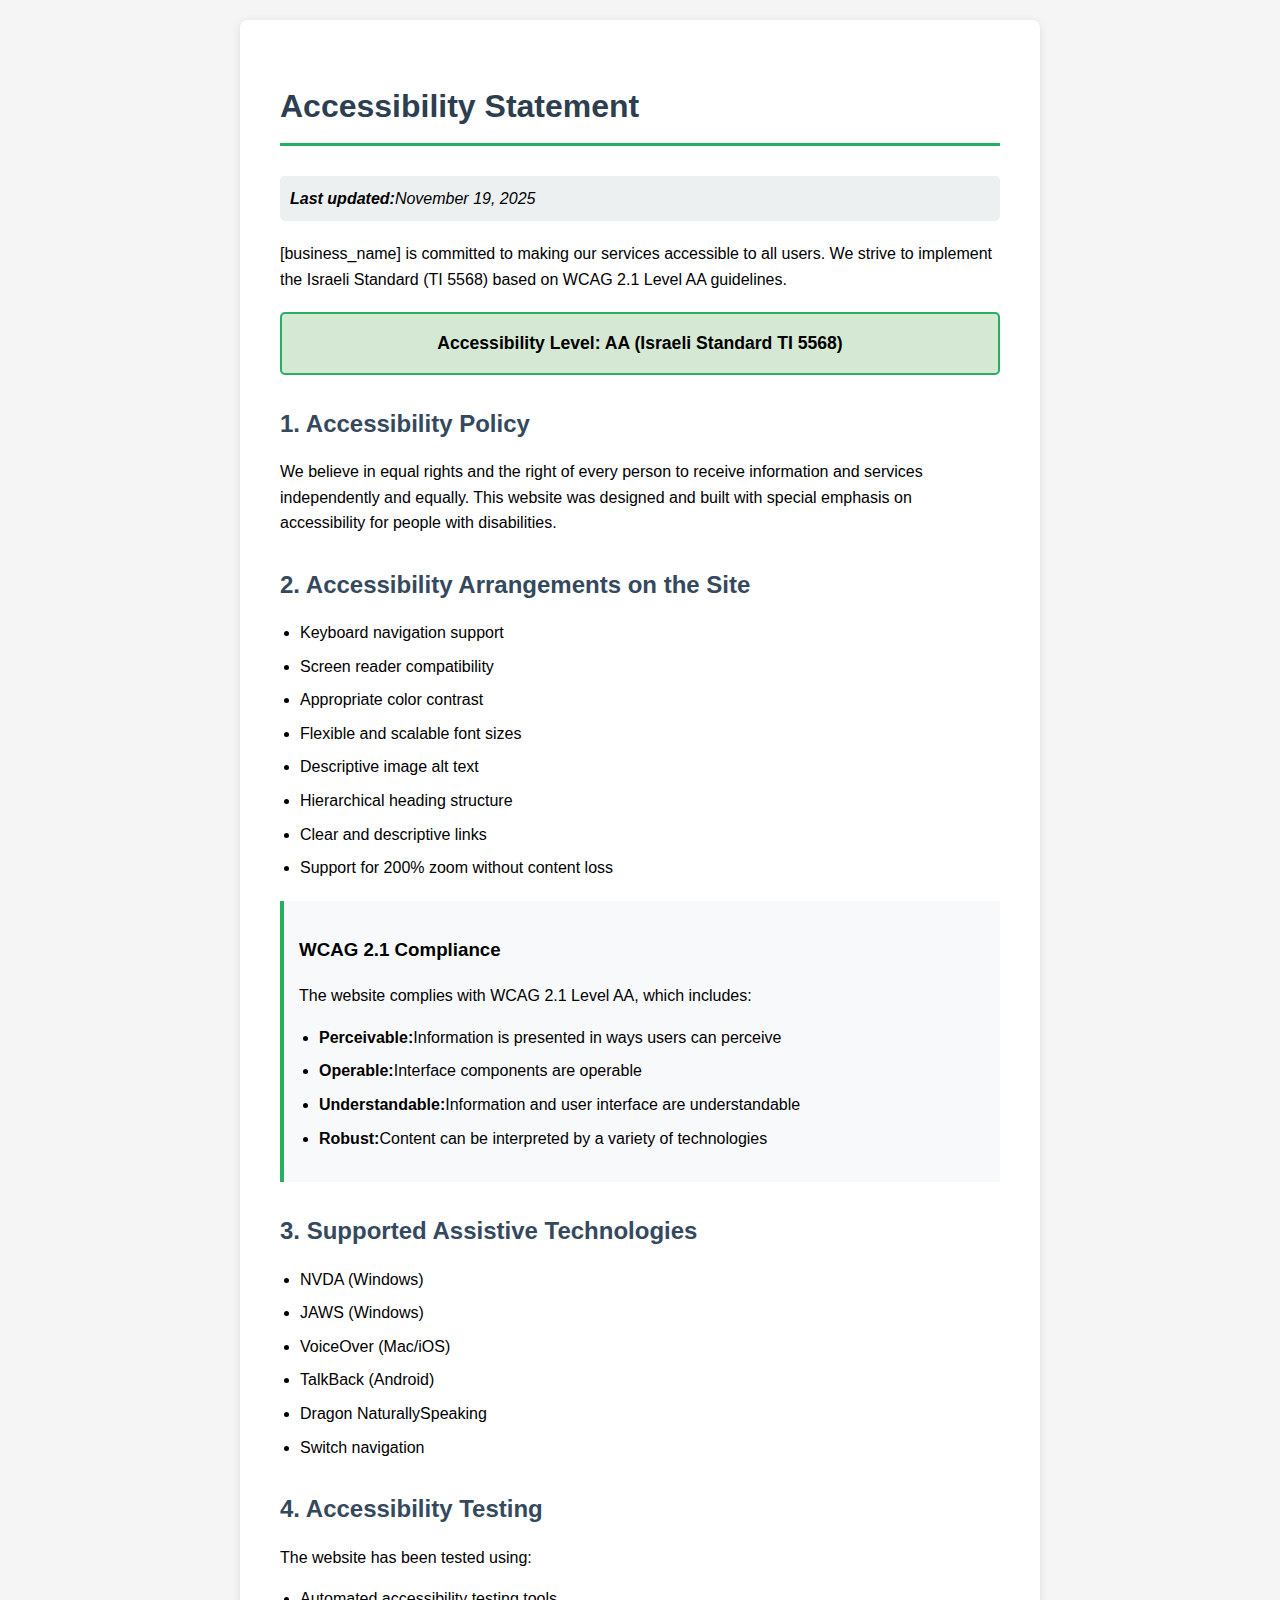
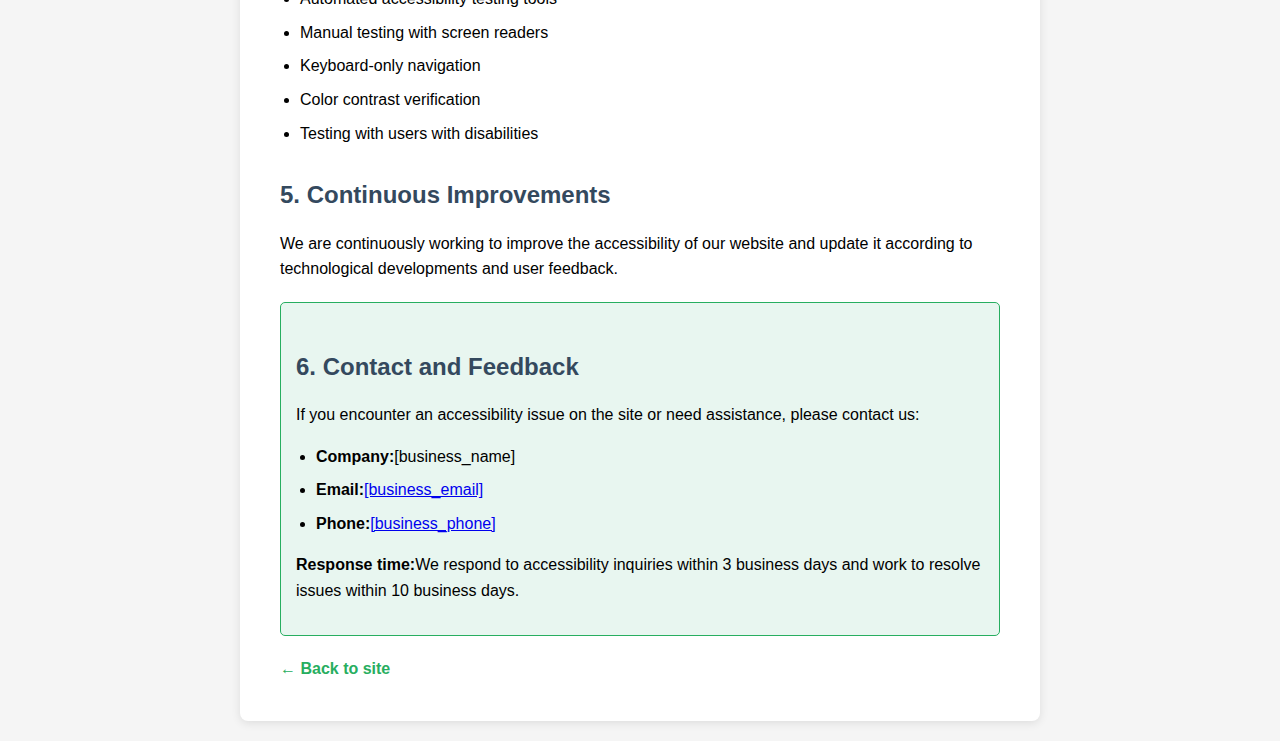
<file: public/accessibility.html>
<!doctype html><html dir="ltr" lang="en"><head><meta charset="UTF-8"><meta content="width=device-width,initial-scale=1" name="viewport"><title>Accessibility Statement - [business_name]</title><style>body{font-family:'Segoe UI',Tahoma,Geneva,Verdana,sans-serif;line-height:1.6;max-width:800px;margin:0 auto;padding:20px;background-color:#f5f5f5}.container{background:#fff;padding:40px;border-radius:8px;box-shadow:0 2px 10px rgba(0,0,0,.1)}h1{color:#2c3e50;border-bottom:3px solid #27ae60;padding-bottom:10px;margin-bottom:30px}h2{color:#34495e;margin-top:30px;margin-bottom:15px}.last-updated{background:#ecf0f1;padding:10px;border-radius:5px;margin-bottom:20px;font-style:italic}.contact-info{background:#e8f6f0;border:1px solid #27ae60;padding:15px;border-radius:5px;margin-top:20px}.compliance-level{background:#d5e8d4;border:2px solid #27ae60;padding:15px;border-radius:5px;margin:20px 0;text-align:center;font-weight:700;font-size:1.1em}ul{padding-left:20px}li{margin-bottom:8px}.back-link{display:inline-block;margin-top:20px;color:#27ae60;text-decoration:none;font-weight:700}.back-link:hover{text-decoration:underline}.wcag-info{background:#f8f9fa;border-left:4px solid #27ae60;padding:15px;margin:20px 0}</style></head><body><div class="container"><h1>Accessibility Statement</h1><div class="last-updated"><strong>Last updated:</strong>November 19, 2025</div><p>[business_name] is committed to making our services accessible to all users. We strive to implement the Israeli Standard (TI 5568) based on WCAG 2.1 Level AA guidelines.</p><div class="compliance-level">Accessibility Level: AA (Israeli Standard TI 5568)</div><h2>1. Accessibility Policy</h2><p>We believe in equal rights and the right of every person to receive information and services independently and equally. This website was designed and built with special emphasis on accessibility for people with disabilities.</p><h2>2. Accessibility Arrangements on the Site</h2><ul><li>Keyboard navigation support</li><li>Screen reader compatibility</li><li>Appropriate color contrast</li><li>Flexible and scalable font sizes</li><li>Descriptive image alt text</li><li>Hierarchical heading structure</li><li>Clear and descriptive links</li><li>Support for 200% zoom without content loss</li></ul><div class="wcag-info"><h3>WCAG 2.1 Compliance</h3><p>The website complies with WCAG 2.1 Level AA, which includes:</p><ul><li><strong>Perceivable:</strong>Information is presented in ways users can perceive</li><li><strong>Operable:</strong>Interface components are operable</li><li><strong>Understandable:</strong>Information and user interface are understandable</li><li><strong>Robust:</strong>Content can be interpreted by a variety of technologies</li></ul></div><h2>3. Supported Assistive Technologies</h2><ul><li>NVDA (Windows)</li><li>JAWS (Windows)</li><li>VoiceOver (Mac/iOS)</li><li>TalkBack (Android)</li><li>Dragon NaturallySpeaking</li><li>Switch navigation</li></ul><h2>4. Accessibility Testing</h2><p>The website has been tested using:</p><ul><li>Automated accessibility testing tools</li><li>Manual testing with screen readers</li><li>Keyboard-only navigation</li><li>Color contrast verification</li><li>Testing with users with disabilities</li></ul><h2>5. Continuous Improvements</h2><p>We are continuously working to improve the accessibility of our website and update it according to technological developments and user feedback.</p><div class="contact-info"><h2>6. Contact and Feedback</h2><p>If you encounter an accessibility issue on the site or need assistance, please contact us:</p><ul><li><strong>Company:</strong>[business_name]</li><li><strong>Email:</strong><a href="mailto:[business_email]">[business_email]</a></li><li><strong>Phone:</strong><a href="tel:[business_phone]">[business_phone]</a></li></ul><p><strong>Response time:</strong>We respond to accessibility inquiries within 3 business days and work to resolve issues within 10 business days.</p></div><a href="/" class="back-link">← Back to site</a></div></body></html>
</file>
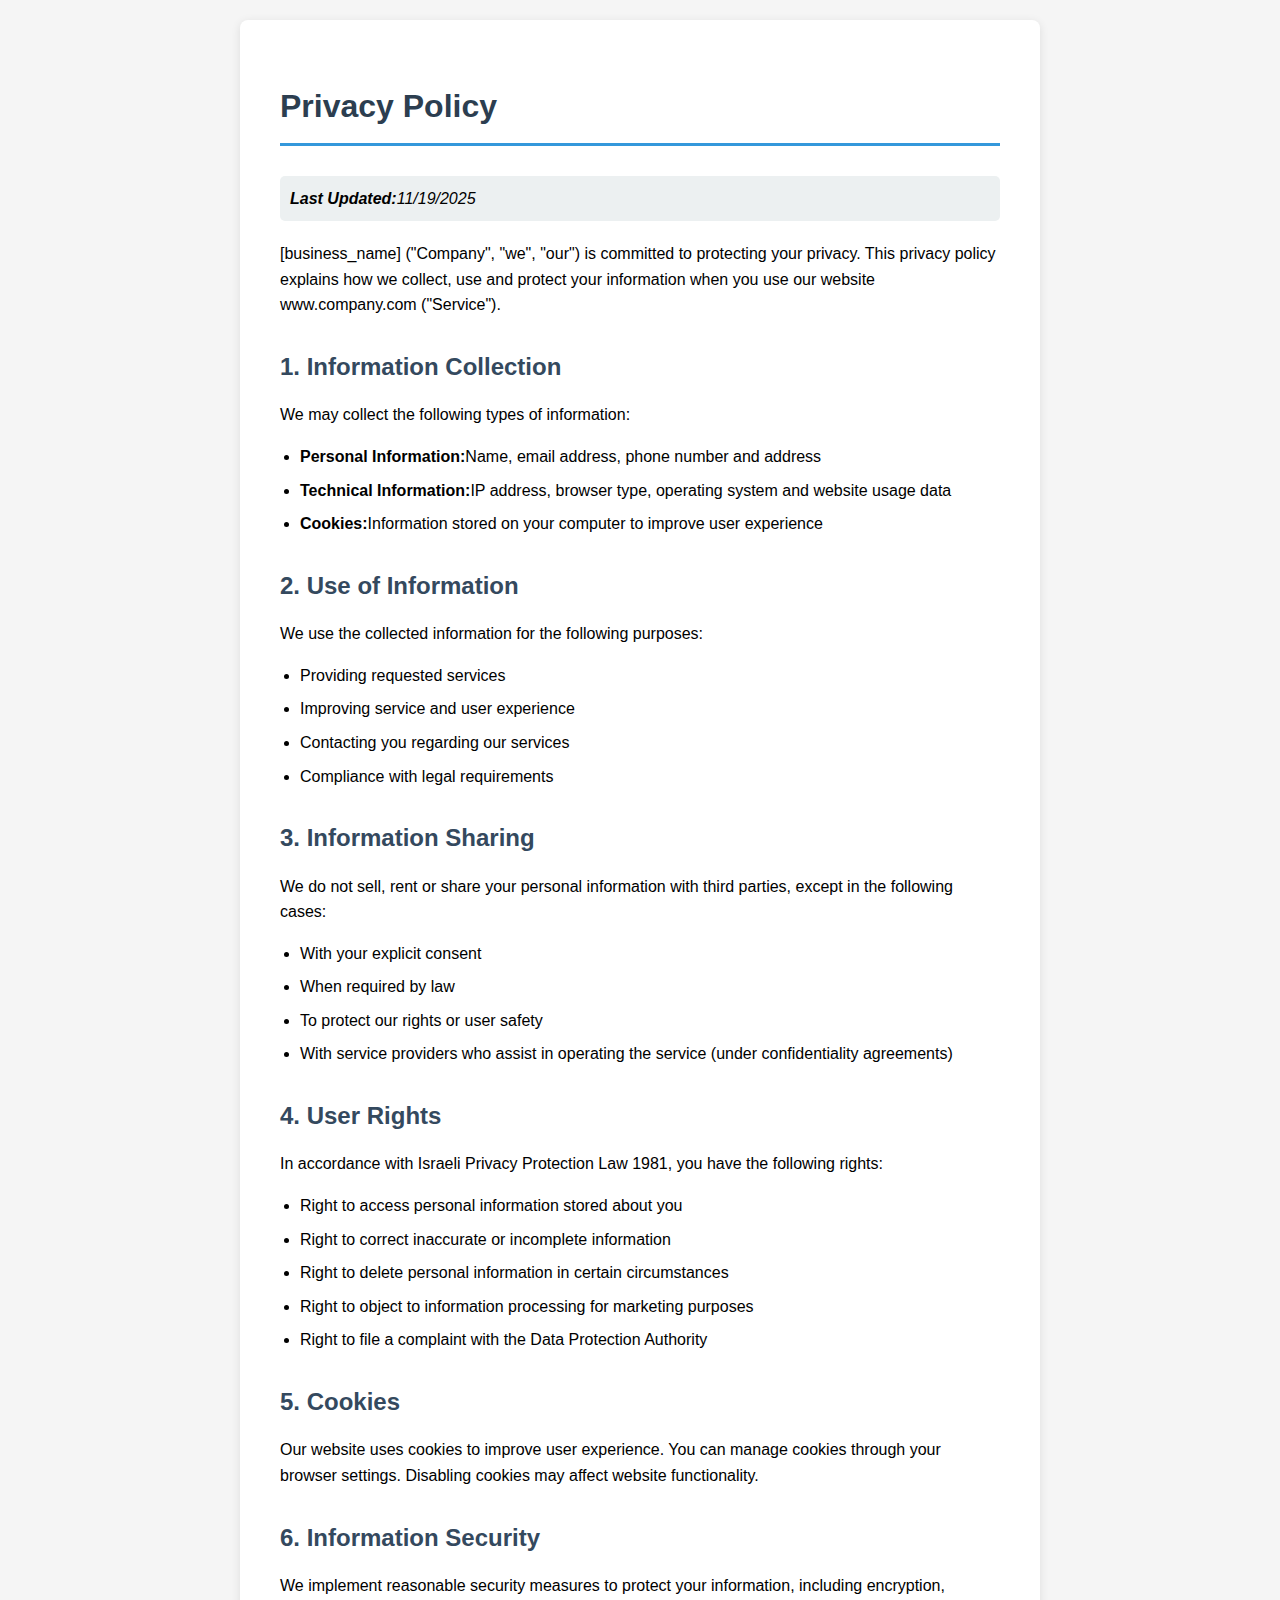
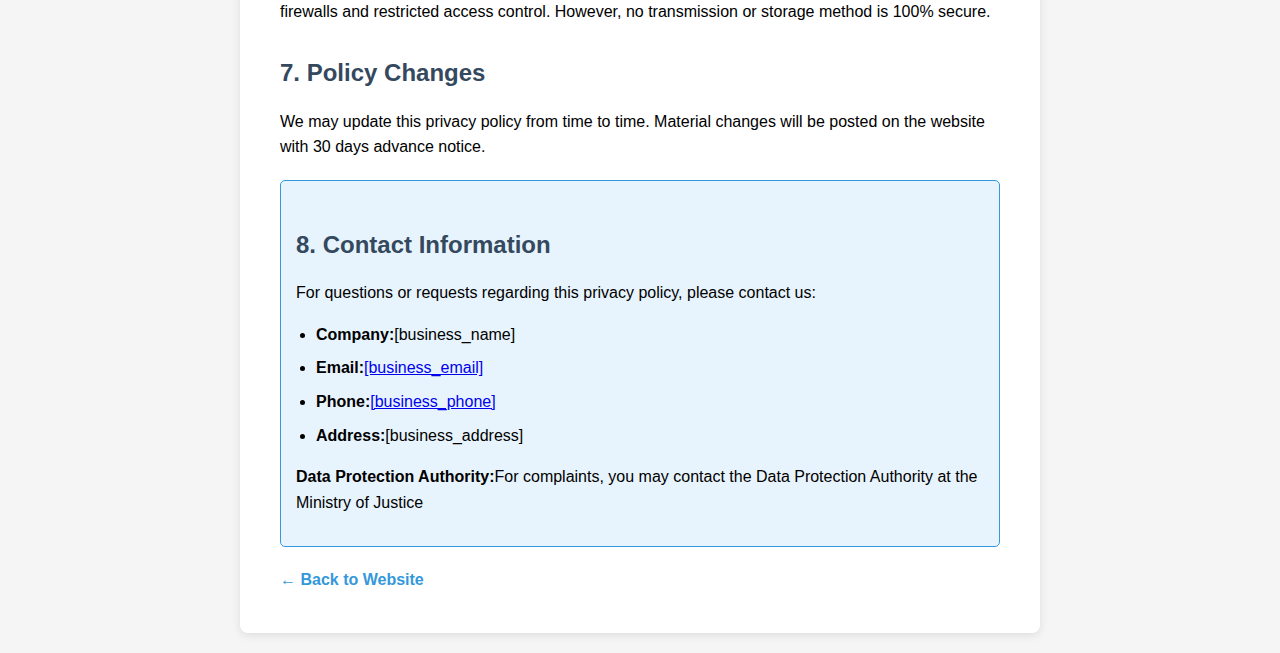
<file: public/privacy.html>
<!doctype html><html lang="en"><head><meta charset="UTF-8"><meta content="width=device-width,initial-scale=1" name="viewport"><title>Privacy Policy - [business_name]</title><style>body{font-family:'Segoe UI',Tahoma,Geneva,Verdana,sans-serif;line-height:1.6;max-width:800px;margin:0 auto;padding:20px;background-color:#f5f5f5}.container{background:#fff;padding:40px;border-radius:8px;box-shadow:0 2px 10px rgba(0,0,0,.1)}h1{color:#2c3e50;border-bottom:3px solid #3498db;padding-bottom:10px;margin-bottom:30px}h2{color:#34495e;margin-top:30px;margin-bottom:15px}.last-updated{background:#ecf0f1;padding:10px;border-radius:5px;margin-bottom:20px;font-style:italic}.contact-info{background:#e8f4fd;border:1px solid #3498db;padding:15px;border-radius:5px;margin-top:20px}ul{padding-left:20px}li{margin-bottom:8px}.back-link{display:inline-block;margin-top:20px;color:#3498db;text-decoration:none;font-weight:700}.back-link:hover{text-decoration:underline}</style></head><body><div class="container"><h1>Privacy Policy</h1><div class="last-updated"><strong>Last Updated:</strong>11/19/2025</div><p>[business_name] ("Company", "we", "our") is committed to protecting your privacy. This privacy policy explains how we collect, use and protect your information when you use our website www.company.com ("Service").</p><h2>1. Information Collection</h2><p>We may collect the following types of information:</p><ul><li><strong>Personal Information:</strong>Name, email address, phone number and address</li><li><strong>Technical Information:</strong>IP address, browser type, operating system and website usage data</li><li><strong>Cookies:</strong>Information stored on your computer to improve user experience</li></ul><h2>2. Use of Information</h2><p>We use the collected information for the following purposes:</p><ul><li>Providing requested services</li><li>Improving service and user experience</li><li>Contacting you regarding our services</li><li>Compliance with legal requirements</li></ul><h2>3. Information Sharing</h2><p>We do not sell, rent or share your personal information with third parties, except in the following cases:</p><ul><li>With your explicit consent</li><li>When required by law</li><li>To protect our rights or user safety</li><li>With service providers who assist in operating the service (under confidentiality agreements)</li></ul><h2>4. User Rights</h2><p>In accordance with Israeli Privacy Protection Law 1981, you have the following rights:</p><ul><li>Right to access personal information stored about you</li><li>Right to correct inaccurate or incomplete information</li><li>Right to delete personal information in certain circumstances</li><li>Right to object to information processing for marketing purposes</li><li>Right to file a complaint with the Data Protection Authority</li></ul><h2>5. Cookies</h2><p>Our website uses cookies to improve user experience. You can manage cookies through your browser settings. Disabling cookies may affect website functionality.</p><h2>6. Information Security</h2><p>We implement reasonable security measures to protect your information, including encryption, firewalls and restricted access control. However, no transmission or storage method is 100% secure.</p><h2>7. Policy Changes</h2><p>We may update this privacy policy from time to time. Material changes will be posted on the website with 30 days advance notice.</p><div class="contact-info"><h2>8. Contact Information</h2><p>For questions or requests regarding this privacy policy, please contact us:</p><ul><li><strong>Company:</strong>[business_name]</li><li><strong>Email:</strong><a href="mailto:[business_email]">[business_email]</a></li><li><strong>Phone:</strong><a href="tel:[business_phone]">[business_phone]</a></li><li><strong>Address:</strong>[business_address]</li></ul><p><strong>Data Protection Authority:</strong>For complaints, you may contact the Data Protection Authority at the Ministry of Justice</p></div><a href="/" class="back-link">← Back to Website</a></div></body></html>
</file>
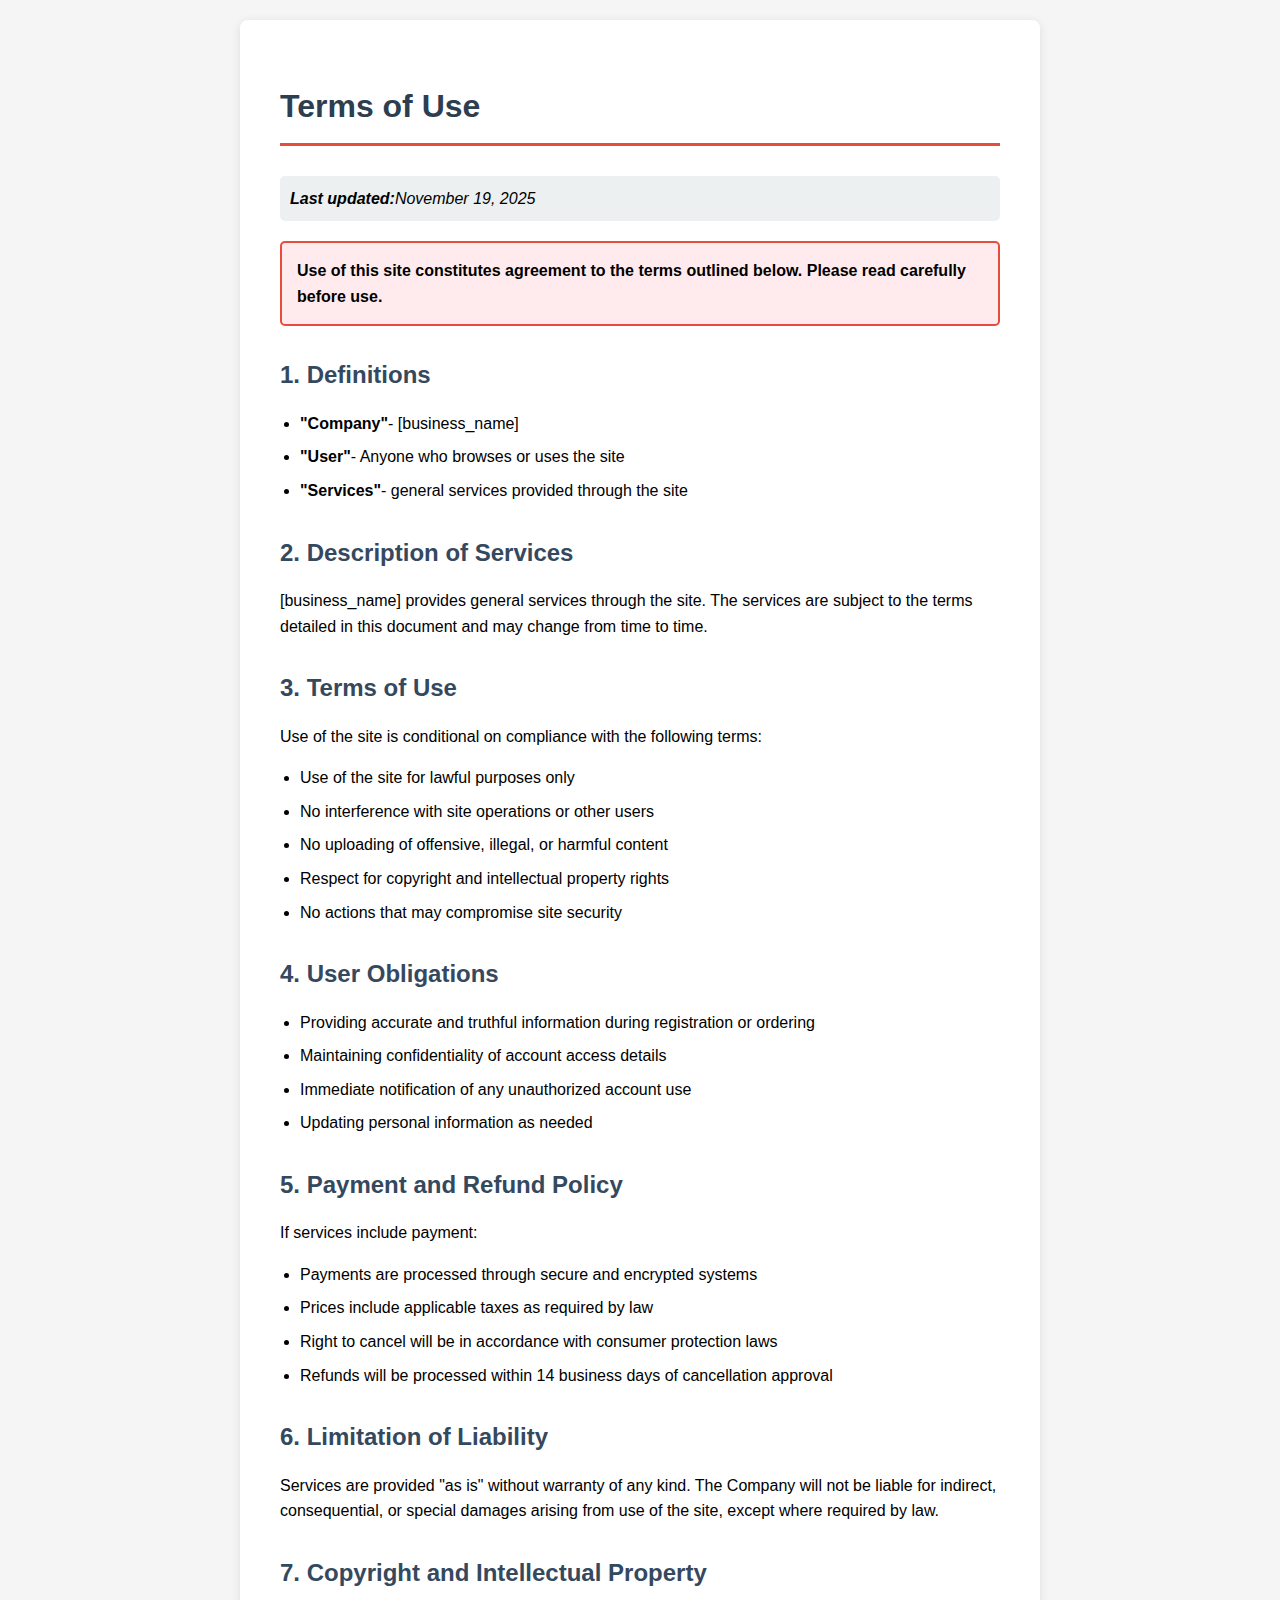
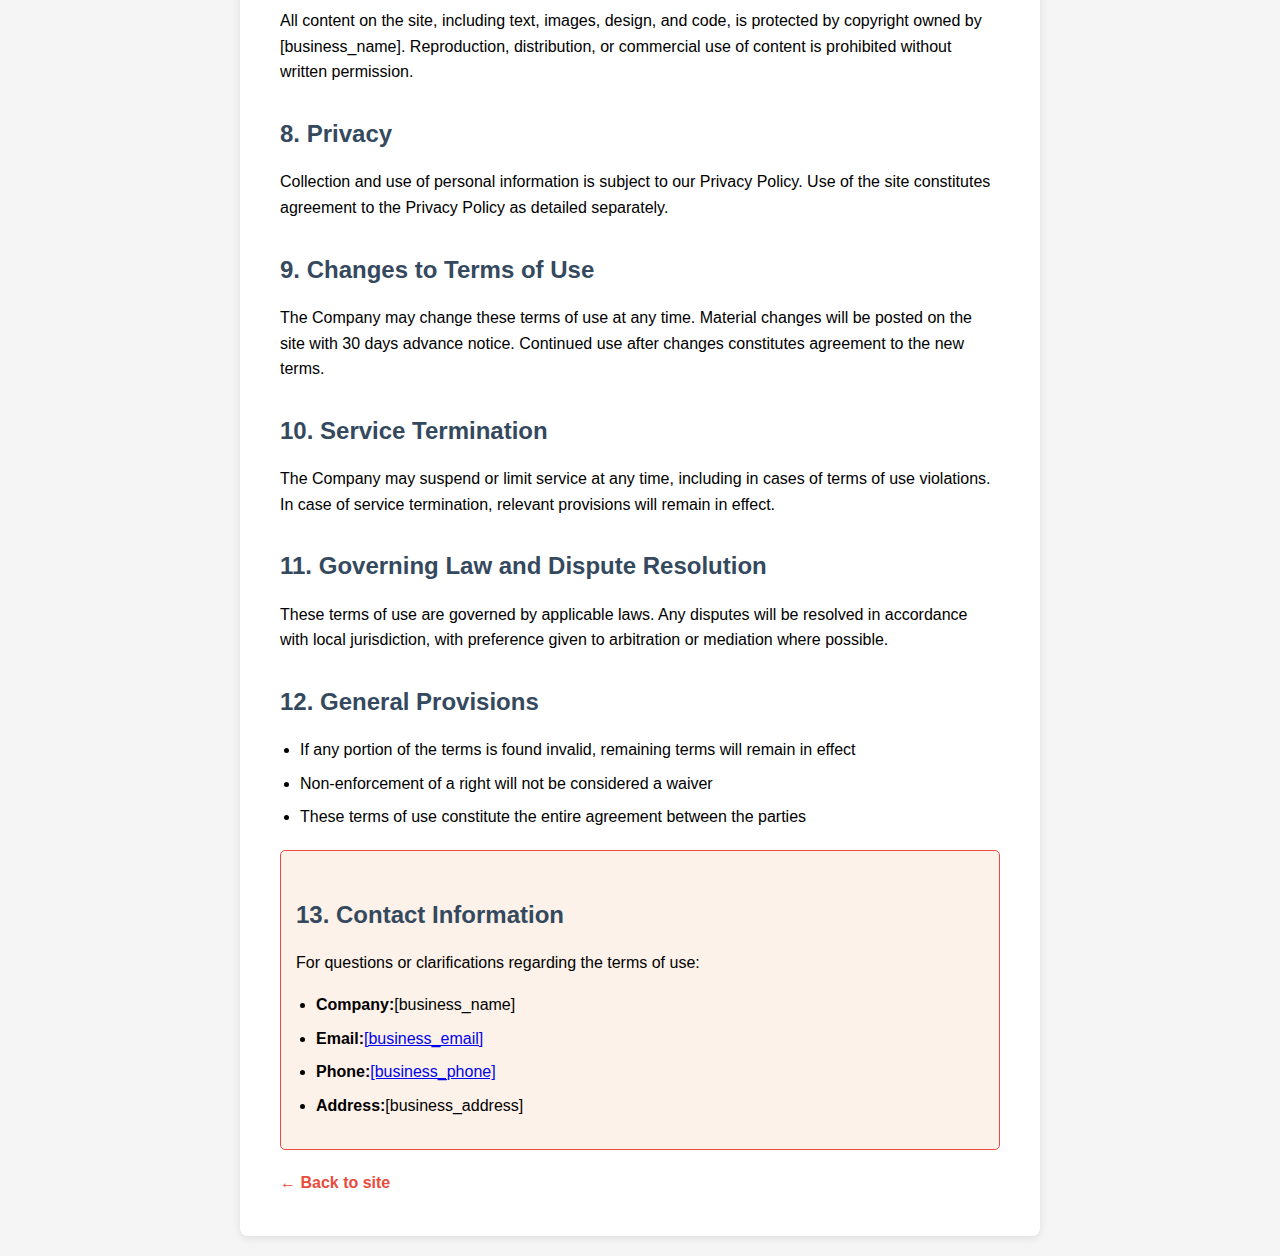
<file: public/terms.html>
<!doctype html><html dir="ltr" lang="en"><head><meta charset="UTF-8"><meta content="width=device-width,initial-scale=1" name="viewport"><title>Terms of Use - [business_name]</title><style>body{font-family:'Segoe UI',Tahoma,Geneva,Verdana,sans-serif;line-height:1.6;max-width:800px;margin:0 auto;padding:20px;background-color:#f5f5f5}.container{background:#fff;padding:40px;border-radius:8px;box-shadow:0 2px 10px rgba(0,0,0,.1)}h1{color:#2c3e50;border-bottom:3px solid #e74c3c;padding-bottom:10px;margin-bottom:30px}h2{color:#34495e;margin-top:30px;margin-bottom:15px}.last-updated{background:#ecf0f1;padding:10px;border-radius:5px;margin-bottom:20px;font-style:italic}.contact-info{background:#fdf2e9;border:1px solid #e74c3c;padding:15px;border-radius:5px;margin-top:20px}.important-notice{background:#ffebee;border:2px solid #e74c3c;padding:15px;border-radius:5px;margin:20px 0;font-weight:700}ul{padding-left:20px}li{margin-bottom:8px}.back-link{display:inline-block;margin-top:20px;color:#e74c3c;text-decoration:none;font-weight:700}.back-link:hover{text-decoration:underline}</style></head><body><div class="container"><h1>Terms of Use</h1><div class="last-updated"><strong>Last updated:</strong>November 19, 2025</div><div class="important-notice">Use of this site constitutes agreement to the terms outlined below. Please read carefully before use.</div><h2>1. Definitions</h2><ul><li><strong>"Company"</strong>- [business_name]</li><li><strong>"User"</strong>- Anyone who browses or uses the site</li><li><strong>"Services"</strong>- general services provided through the site</li></ul><h2>2. Description of Services</h2><p>[business_name] provides general services through the site. The services are subject to the terms detailed in this document and may change from time to time.</p><h2>3. Terms of Use</h2><p>Use of the site is conditional on compliance with the following terms:</p><ul><li>Use of the site for lawful purposes only</li><li>No interference with site operations or other users</li><li>No uploading of offensive, illegal, or harmful content</li><li>Respect for copyright and intellectual property rights</li><li>No actions that may compromise site security</li></ul><h2>4. User Obligations</h2><ul><li>Providing accurate and truthful information during registration or ordering</li><li>Maintaining confidentiality of account access details</li><li>Immediate notification of any unauthorized account use</li><li>Updating personal information as needed</li></ul><h2>5. Payment and Refund Policy</h2><p>If services include payment:</p><ul><li>Payments are processed through secure and encrypted systems</li><li>Prices include applicable taxes as required by law</li><li>Right to cancel will be in accordance with consumer protection laws</li><li>Refunds will be processed within 14 business days of cancellation approval</li></ul><h2>6. Limitation of Liability</h2><p>Services are provided "as is" without warranty of any kind. The Company will not be liable for indirect, consequential, or special damages arising from use of the site, except where required by law.</p><h2>7. Copyright and Intellectual Property</h2><p>All content on the site, including text, images, design, and code, is protected by copyright owned by [business_name]. Reproduction, distribution, or commercial use of content is prohibited without written permission.</p><h2>8. Privacy</h2><p>Collection and use of personal information is subject to our Privacy Policy. Use of the site constitutes agreement to the Privacy Policy as detailed separately.</p><h2>9. Changes to Terms of Use</h2><p>The Company may change these terms of use at any time. Material changes will be posted on the site with 30 days advance notice. Continued use after changes constitutes agreement to the new terms.</p><h2>10. Service Termination</h2><p>The Company may suspend or limit service at any time, including in cases of terms of use violations. In case of service termination, relevant provisions will remain in effect.</p><h2>11. Governing Law and Dispute Resolution</h2><p>These terms of use are governed by applicable laws. Any disputes will be resolved in accordance with local jurisdiction, with preference given to arbitration or mediation where possible.</p><h2>12. General Provisions</h2><ul><li>If any portion of the terms is found invalid, remaining terms will remain in effect</li><li>Non-enforcement of a right will not be considered a waiver</li><li>These terms of use constitute the entire agreement between the parties</li></ul><div class="contact-info"><h2>13. Contact Information</h2><p>For questions or clarifications regarding the terms of use:</p><ul><li><strong>Company:</strong>[business_name]</li><li><strong>Email:</strong><a href="mailto:[business_email]">[business_email]</a></li><li><strong>Phone:</strong><a href="tel:[business_phone]">[business_phone]</a></li><li><strong>Address:</strong>[business_address]</li></ul></div><a href="/" class="back-link">← Back to site</a></div></body></html>
</file>
